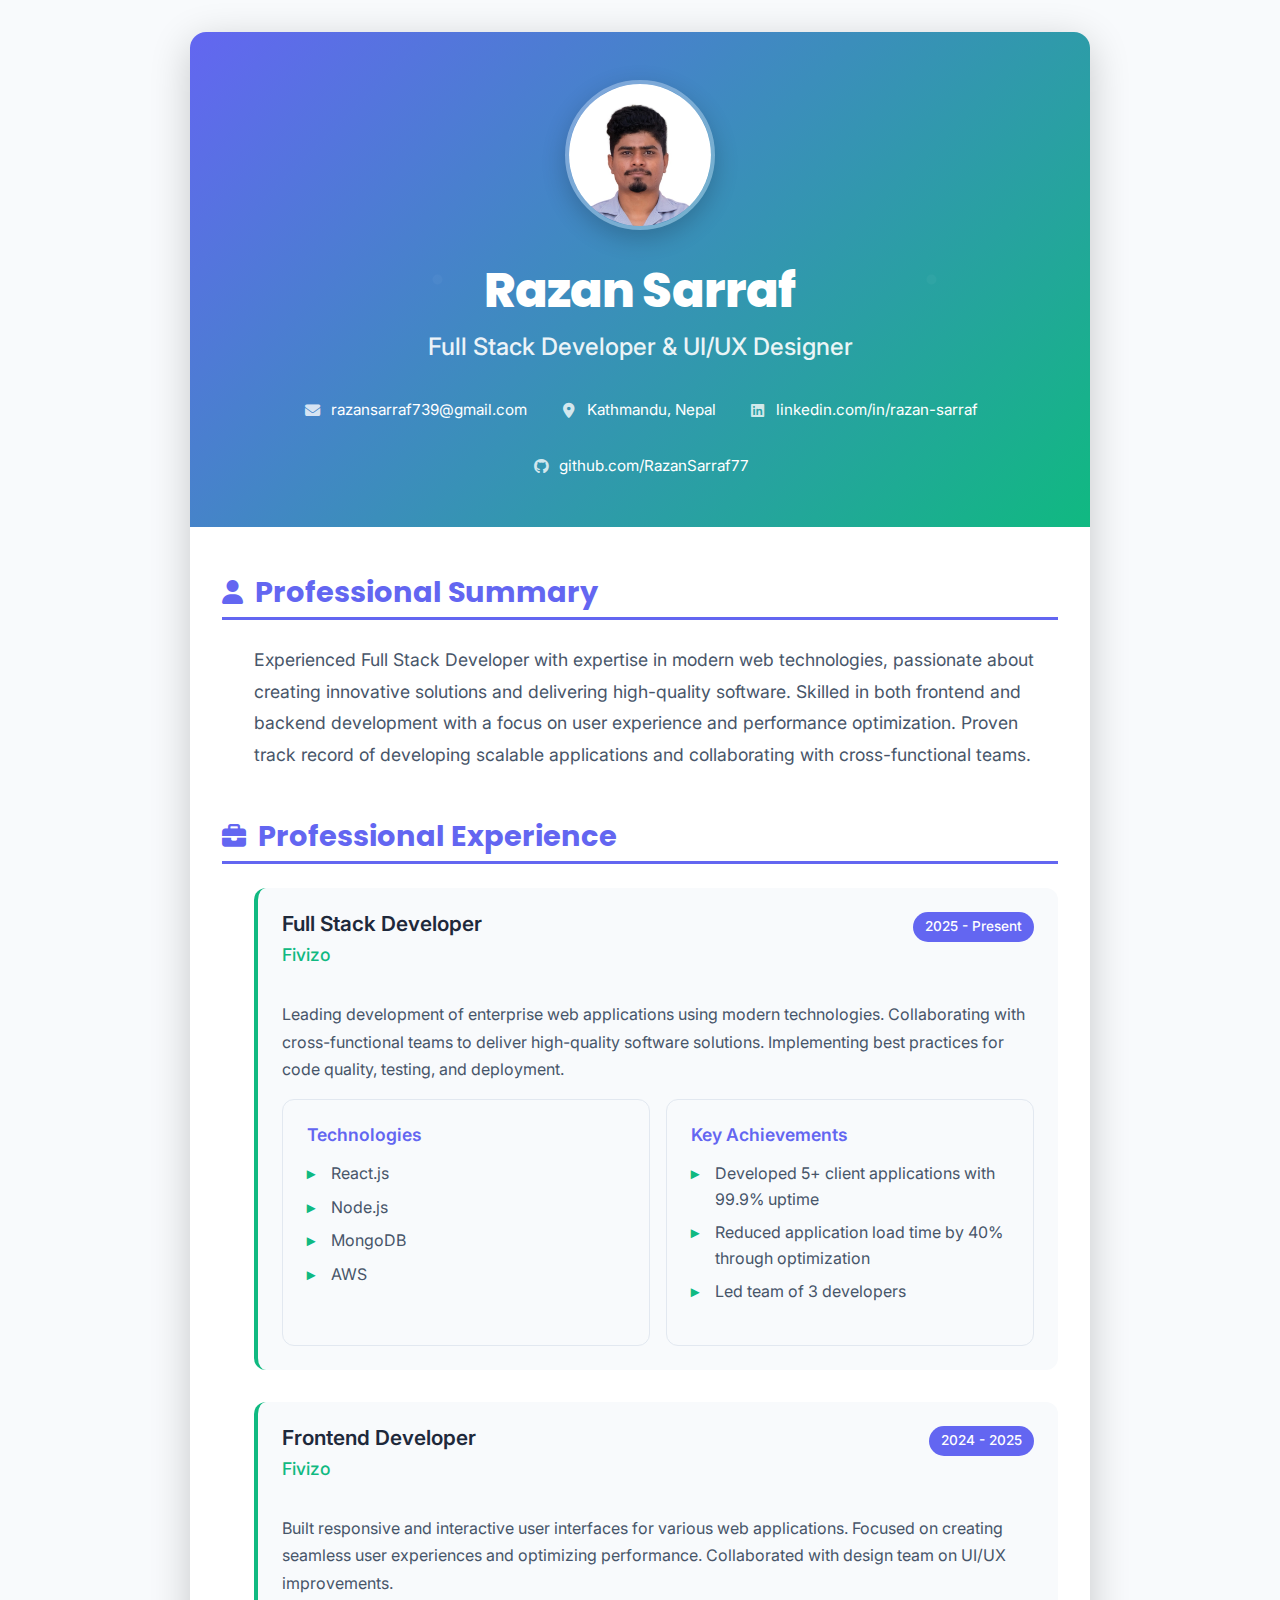
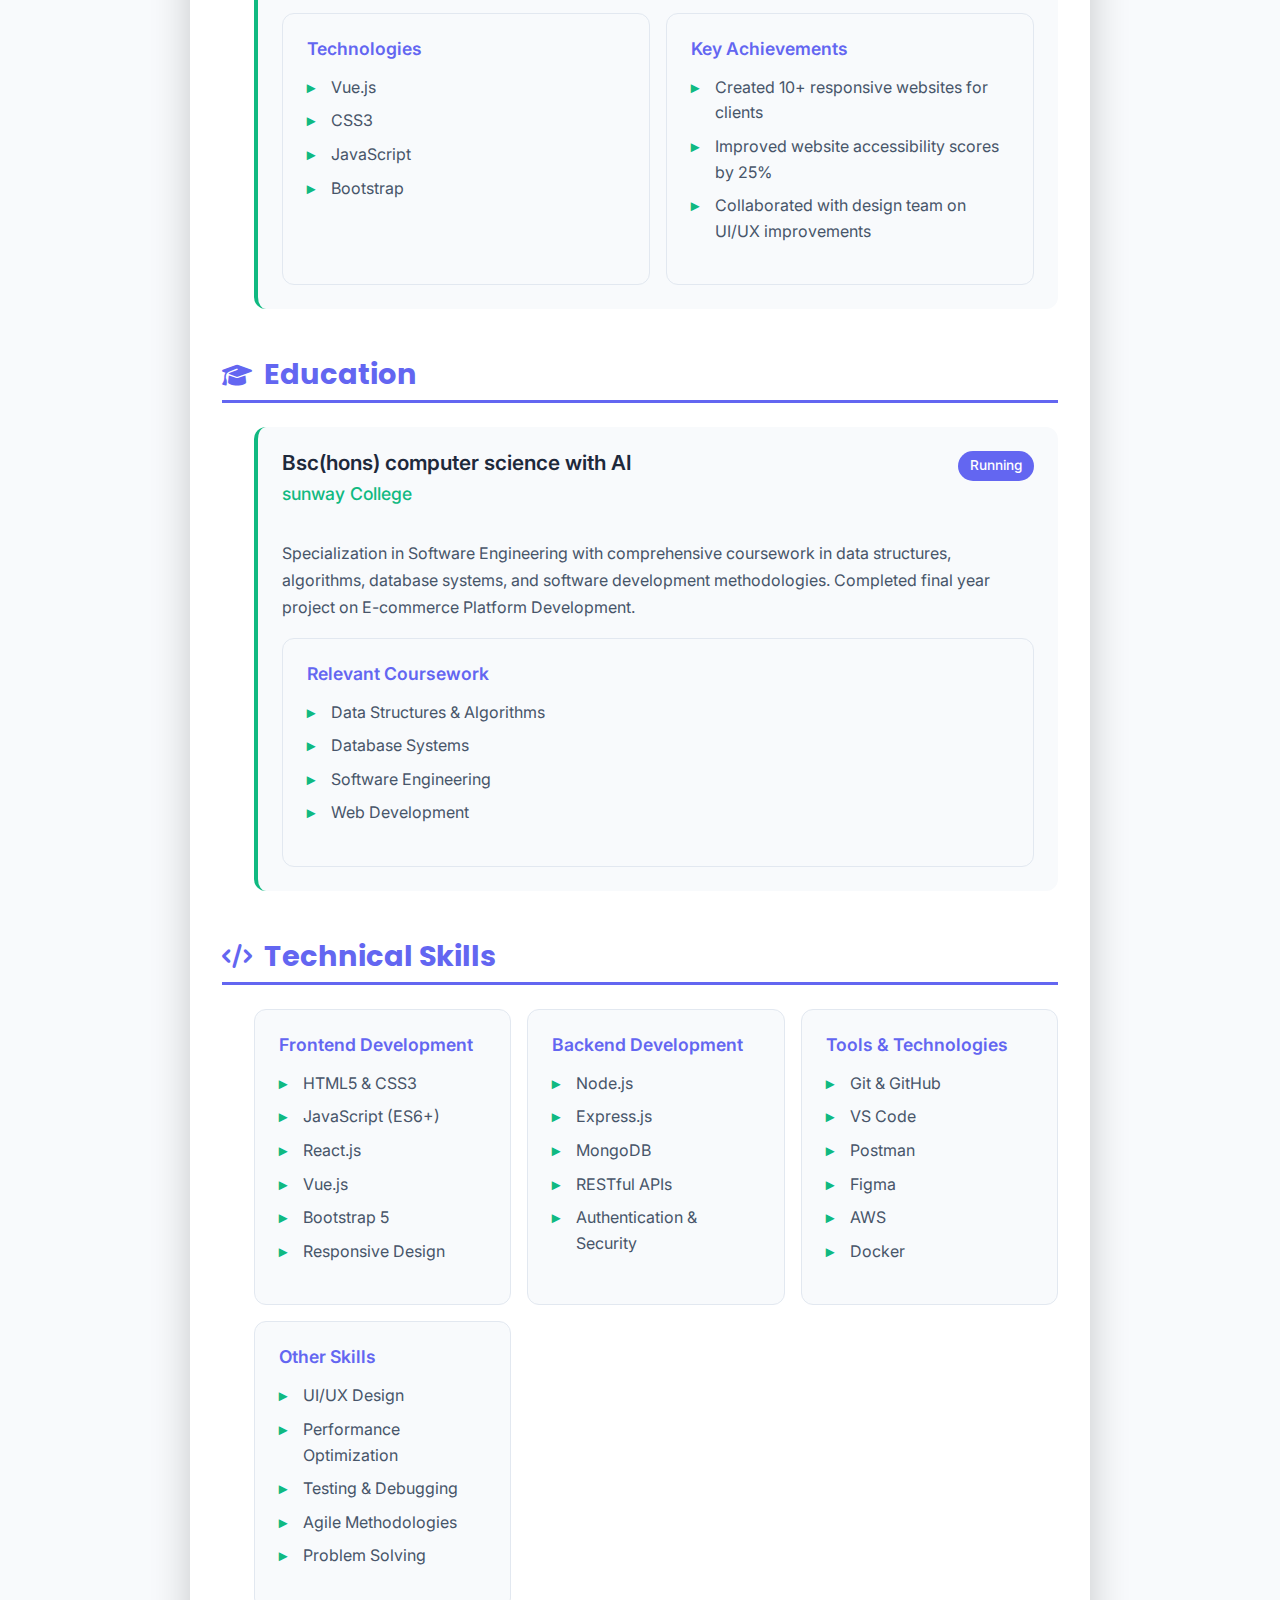
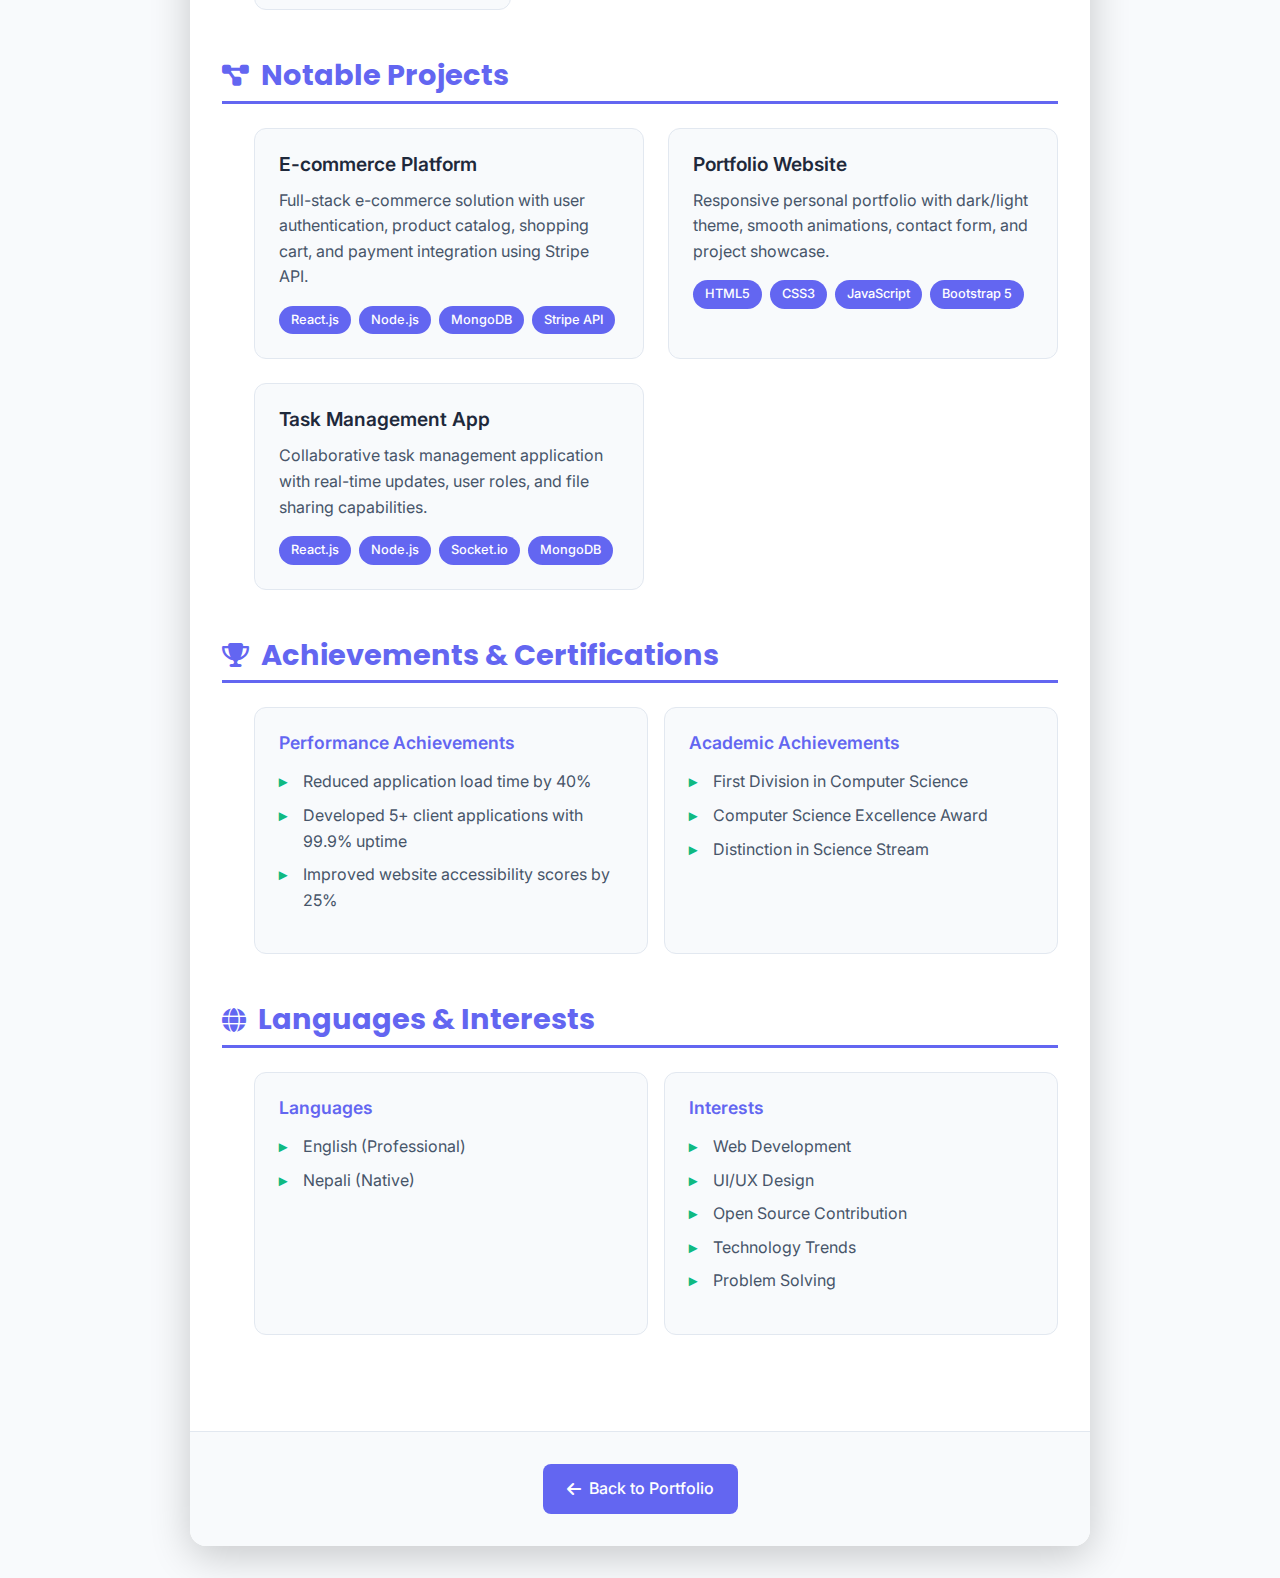
<file: cv.html>
<!DOCTYPE html>
<html lang="en">
<head>
    <meta charset="UTF-8">
    <meta name="viewport" content="width=device-width, initial-scale=1.0">
    <title>Razan Sarraf - Professional CV</title>
    <link href="https://cdn.jsdelivr.net/npm/bootstrap@5.3.0/dist/css/bootstrap.min.css" rel="stylesheet">
    <link href="https://cdnjs.cloudflare.com/ajax/libs/font-awesome/6.4.0/css/all.min.css" rel="stylesheet">
    <link href="https://fonts.googleapis.com/css2?family=Inter:wght@300;400;500;600;700;800&family=Poppins:wght@300;400;500;600;700;800&display=swap" rel="stylesheet">
    <style>
        :root {
            --primary-color: #6366f1;
            --secondary-color: #10b981;
            --accent-color: #f59e0b;
            --text-primary: #1e293b;
            --text-secondary: #475569;
            --text-muted: #64748b;
            --bg-primary: #ffffff;
            --bg-secondary: #f8fafc;
            --border-color: #e2e8f0;
            --shadow-light: 0 2px 10px rgba(0, 0, 0, 0.1);
            --shadow-medium: 0 4px 20px rgba(0, 0, 0, 0.15);
            --shadow-heavy: 0 10px 40px rgba(0, 0, 0, 0.2);
            --transition-normal: 0.3s ease;
            --font-primary: 'Inter', sans-serif;
            --font-secondary: 'Poppins', sans-serif;
        }

        * {
            margin: 0;
            padding: 0;
            box-sizing: border-box;
        }

        body {
            font-family: var(--font-primary);
            line-height: 1.6;
            color: var(--text-primary);
            background: var(--bg-secondary);
        }

        .cv-container {
            max-width: 900px;
            margin: 2rem auto;
            background: var(--bg-primary);
            box-shadow: var(--shadow-heavy);
            border-radius: 16px;
            overflow: hidden;
        }

        .cv-header {
            background: linear-gradient(135deg, var(--primary-color), var(--secondary-color));
            color: white;
            padding: 3rem 2rem;
            text-align: center;
            position: relative;
            overflow: hidden;
        }

        .cv-profile-photo {
            width: 150px;
            height: 150px;
            border-radius: 50%;
            border: 4px solid rgba(255, 255, 255, 0.3);
            object-fit: cover;
            margin: 0 auto 2rem;
            display: block;
            box-shadow: 0 8px 25px rgba(0, 0, 0, 0.2);
            transition: all var(--transition-normal);
        }

        .cv-profile-photo:hover {
            transform: scale(1.05);
            border-color: rgba(255, 255, 255, 0.5);
            box-shadow: 0 12px 35px rgba(0, 0, 0, 0.3);
        }

        .cv-header::before {
            content: '';
            position: absolute;
            top: 0;
            left: 0;
            right: 0;
            bottom: 0;
            background: url('data:image/svg+xml,<svg xmlns="http://www.w3.org/2000/svg" viewBox="0 0 100 100"><defs><pattern id="grain" width="100" height="100" patternUnits="userSpaceOnUse"><circle cx="50" cy="50" r="1" fill="white" opacity="0.1"/></pattern></defs><rect width="100" height="100" fill="url(%23grain)"/></svg>');
            opacity: 0.3;
        }

        .cv-header-content {
            position: relative;
            z-index: 2;
        }

        .cv-name {
            font-family: var(--font-secondary);
            font-size: 3rem;
            font-weight: 800;
            margin-bottom: 0.5rem;
            letter-spacing: -0.02em;
        }

        .cv-title {
            font-size: 1.5rem;
            font-weight: 500;
            margin-bottom: 1.5rem;
            opacity: 0.9;
        }

        .cv-contact {
            display: flex;
            justify-content: center;
            gap: 2rem;
            flex-wrap: wrap;
            margin-top: 2rem;
        }

        .contact-item {
            display: flex;
            align-items: center;
            gap: 0.5rem;
            font-size: 0.95rem;
        }

        .contact-item i {
            width: 20px;
            color: rgba(255, 255, 255, 0.8);
        }

        .cv-body {
            padding: 3rem 2rem;
        }

        .section {
            margin-bottom: 3rem;
        }

        .section-title {
            font-family: var(--font-secondary);
            font-size: 1.8rem;
            font-weight: 700;
            color: var(--primary-color);
            margin-bottom: 1.5rem;
            display: flex;
            align-items: center;
            gap: 0.75rem;
            padding-bottom: 0.5rem;
            border-bottom: 3px solid var(--primary-color);
        }

        .section-title i {
            font-size: 1.5rem;
        }

        .section-content {
            padding-left: 2rem;
        }

        .experience-item, .education-item {
            margin-bottom: 2rem;
            padding: 1.5rem;
            background: var(--bg-secondary);
            border-radius: 12px;
            border-left: 4px solid var(--secondary-color);
            transition: all var(--transition-normal);
        }

        .experience-item:hover, .education-item:hover {
            transform: translateY(-2px);
            box-shadow: var(--shadow-medium);
        }

        .item-header {
            display: flex;
            justify-content: space-between;
            align-items: flex-start;
            margin-bottom: 1rem;
        }

        .item-title {
            font-size: 1.3rem;
            font-weight: 600;
            color: var(--text-primary);
            margin-bottom: 0.25rem;
        }

        .item-company, .item-institution {
            font-size: 1.1rem;
            color: var(--secondary-color);
            font-weight: 500;
        }

        .item-duration {
            background: var(--primary-color);
            color: white;
            padding: 0.25rem 0.75rem;
            border-radius: 20px;
            font-size: 0.85rem;
            font-weight: 500;
        }

        .item-description {
            color: var(--text-secondary);
            margin-bottom: 1rem;
            line-height: 1.7;
        }

        .skills-grid {
            display: grid;
            grid-template-columns: repeat(auto-fit, minmax(200px, 1fr));
            gap: 1rem;
            margin-top: 1rem;
        }

        .skill-category {
            background: var(--bg-secondary);
            padding: 1.5rem;
            border-radius: 12px;
            border: 1px solid var(--border-color);
        }

        .skill-category h4 {
            color: var(--primary-color);
            margin-bottom: 1rem;
            font-size: 1.1rem;
            font-weight: 600;
        }

        .skill-list {
            list-style: none;
            padding: 0;
        }

        .skill-list li {
            color: var(--text-secondary);
            margin-bottom: 0.5rem;
            padding-left: 1.5rem;
            position: relative;
        }

        .skill-list li::before {
            content: '▸';
            position: absolute;
            left: 0;
            color: var(--secondary-color);
            font-weight: bold;
        }

        .projects-grid {
            display: grid;
            grid-template-columns: repeat(auto-fit, minmax(300px, 1fr));
            gap: 1.5rem;
            margin-top: 1rem;
        }

        .project-card {
            background: var(--bg-secondary);
            padding: 1.5rem;
            border-radius: 12px;
            border: 1px solid var(--border-color);
            transition: all var(--transition-normal);
        }

        .project-card:hover {
            transform: translateY(-3px);
            box-shadow: var(--shadow-medium);
            border-color: var(--primary-color);
        }

        .project-title {
            font-size: 1.2rem;
            font-weight: 600;
            color: var(--text-primary);
            margin-bottom: 0.75rem;
        }

        .project-description {
            color: var(--text-secondary);
            margin-bottom: 1rem;
            line-height: 1.6;
        }

        .project-tech {
            display: flex;
            flex-wrap: wrap;
            gap: 0.5rem;
        }

        .tech-tag {
            background: var(--primary-color);
            color: white;
            padding: 0.25rem 0.75rem;
            border-radius: 15px;
            font-size: 0.8rem;
            font-weight: 500;
        }

        .cv-footer {
            background: var(--bg-secondary);
            padding: 2rem;
            text-align: center;
            border-top: 1px solid var(--border-color);
        }

        .back-to-portfolio {
            display: inline-flex;
            align-items: center;
            gap: 0.5rem;
            background: var(--primary-color);
            color: white;
            padding: 0.75rem 1.5rem;
            border-radius: 8px;
            text-decoration: none;
            font-weight: 500;
            transition: all var(--transition-normal);
        }

        .back-to-portfolio:hover {
            background: var(--secondary-color);
            color: white;
            transform: translateY(-2px);
            box-shadow: var(--shadow-medium);
        }

        @media print {
            .cv-container {
                margin: 0;
                box-shadow: none;
                border-radius: 0;
            }
            
            .back-to-portfolio {
                display: none;
            }
        }

        @media (max-width: 768px) {
            .cv-container {
                margin: 1rem;
                border-radius: 8px;
            }
            
            .cv-header {
                padding: 2rem 1rem;
            }
            
            .cv-body {
                padding: 2rem 1rem;
            }
            
            .cv-name {
                font-size: 2.5rem;
            }
            
            .cv-profile-photo {
                width: 120px;
                height: 120px;
                margin-bottom: 1.5rem;
            }
            
            .cv-contact {
                flex-direction: column;
                gap: 1rem;
            }
            
            .section-content {
                padding-left: 1rem;
            }
        }
    </style>
</head>
<body>
    <div class="cv-container">
        <!-- CV Header -->
        <div class="cv-header">
            <div class="cv-header-content">
                <img src="images/profile.jpg" alt="Razan Sarraf" class="cv-profile-photo">
                <h1 class="cv-name">Razan Sarraf</h1>
                <p class="cv-title">Full Stack Developer & UI/UX Designer</p>
                
                <div class="cv-contact">
                    <div class="contact-item">
                        <i class="fas fa-envelope"></i>
                        <span>razansarraf739@gmail.com</span>
                    </div>
                    <div class="contact-item">
                        <i class="fas fa-map-marker-alt"></i>
                        <span>Kathmandu, Nepal</span>
                    </div>
                    <div class="contact-item">
                        <i class="fab fa-linkedin"></i>
                        <span>linkedin.com/in/razan-sarraf</span>
                    </div>
                    <div class="contact-item">
                        <i class="fab fa-github"></i>
                        <span>github.com/RazanSarraf77</span>
                    </div>
                </div>
            </div>
        </div>

        <!-- CV Body -->
        <div class="cv-body">
            <!-- Professional Summary -->
            <div class="section">
                <h2 class="section-title">
                    <i class="fas fa-user"></i>
                    Professional Summary
                </h2>
                <div class="section-content">
                    <p style="font-size: 1.1rem; color: var(--text-secondary); line-height: 1.8;">
                        Experienced Full Stack Developer with expertise in modern web technologies, 
                        passionate about creating innovative solutions and delivering high-quality software. 
                        Skilled in both frontend and backend development with a focus on user experience 
                        and performance optimization. Proven track record of developing scalable applications 
                        and collaborating with cross-functional teams.
                    </p>
                </div>
            </div>

            <!-- Professional Experience -->
            <div class="section">
                <h2 class="section-title">
                    <i class="fas fa-briefcase"></i>
                    Professional Experience
                </h2>
                <div class="section-content">
                    <div class="experience-item">
                        <div class="item-header">
                            <div>
                                <h3 class="item-title">Full Stack Developer</h3>
                                <p class="item-company">Fivizo</p>
                            </div>
                            <span class="item-duration">2025 - Present</span>
                        </div>
                        <p class="item-description">
                            Leading development of enterprise web applications using modern technologies. 
                            Collaborating with cross-functional teams to deliver high-quality software solutions. 
                            Implementing best practices for code quality, testing, and deployment.
                        </p>
                        <div class="skills-grid">
                            <div class="skill-category">
                                <h4>Technologies</h4>
                                <ul class="skill-list">
                                    <li>React.js</li>
                                    <li>Node.js</li>
                                    <li>MongoDB</li>
                                    <li>AWS</li>
                                </ul>
                            </div>
                            <div class="skill-category">
                                <h4>Key Achievements</h4>
                                <ul class="skill-list">
                                    <li>Developed 5+ client applications with 99.9% uptime</li>
                                    <li>Reduced application load time by 40% through optimization</li>
                                    <li>Led team of 3 developers</li>
                                </ul>
                            </div>
                        </div>
                    </div>

                    <div class="experience-item">
                        <div class="item-header">
                            <div>
                                <h3 class="item-title">Frontend Developer</h3>
                                <p class="item-company">Fivizo</p>
                            </div>
                            <span class="item-duration">2024 - 2025</span>
                        </div>
                        <p class="item-description">
                            Built responsive and interactive user interfaces for various web applications. 
                            Focused on creating seamless user experiences and optimizing performance. 
                            Collaborated with design team on UI/UX improvements.
                        </p>
                        <div class="skills-grid">
                            <div class="skill-category">
                                <h4>Technologies</h4>
                                <ul class="skill-list">
                                    <li>Vue.js</li>
                                    <li>CSS3</li>
                                    <li>JavaScript</li>
                                    <li>Bootstrap</li>
                                </ul>
                            </div>
                            <div class="skill-category">
                                <h4>Key Achievements</h4>
                                <ul class="skill-list">
                                    <li>Created 10+ responsive websites for clients</li>
                                    <li>Improved website accessibility scores by 25%</li>
                                    <li>Collaborated with design team on UI/UX improvements</li>
                                </ul>
                            </div>
                        </div>
                    </div>
                </div>
            </div>

            <!-- Education -->
            <div class="section">
                <h2 class="section-title">
                    <i class="fas fa-graduation-cap"></i>
                    Education
                </h2>
                <div class="section-content">
                    <div class="education-item">
                        <div class="item-header">
                            <div>
                                <h3 class="item-title">Bsc(hons) computer science with AI</h3>
                                <p class="item-institution">sunway College</p>
                            </div>
                            <span class="item-duration">Running</span>
                        </div>
                        <p class="item-description">
                            Specialization in Software Engineering with comprehensive coursework in data structures, 
                            algorithms, database systems, and software development methodologies. 
                            Completed final year project on E-commerce Platform Development.
                        </p>
                        <div class="skills-grid">
                            <div class="skill-category">
                                <h4>Relevant Coursework</h4>
                                <ul class="skill-list">
                                    <li>Data Structures & Algorithms</li>
                                    <li>Database Systems</li>
                                    <li>Software Engineering</li>
                                    <li>Web Development</li>
                                </ul>
                            </div>
                        </div>
                    </div>
                </div>
            </div>

            <!-- Technical Skills -->
            <div class="section">
                <h2 class="section-title">
                    <i class="fas fa-code"></i>
                    Technical Skills
                </h2>
                <div class="section-content">
                    <div class="skills-grid">
                        <div class="skill-category">
                            <h4>Frontend Development</h4>
                            <ul class="skill-list">
                                <li>HTML5 & CSS3</li>
                                <li>JavaScript (ES6+)</li>
                                <li>React.js</li>
                                <li>Vue.js</li>
                                <li>Bootstrap 5</li>
                                <li>Responsive Design</li>
                            </ul>
                        </div>
                        <div class="skill-category">
                            <h4>Backend Development</h4>
                            <ul class="skill-list">
                                <li>Node.js</li>
                                <li>Express.js</li>
                                <li>MongoDB</li>
                                <li>RESTful APIs</li>
                                <li>Authentication & Security</li>
                            </ul>
                        </div>
                        <div class="skill-category">
                            <h4>Tools & Technologies</h4>
                            <ul class="skill-list">
                                <li>Git & GitHub</li>
                                <li>VS Code</li>
                                <li>Postman</li>
                                <li>Figma</li>
                                <li>AWS</li>
                                <li>Docker</li>
                            </ul>
                        </div>
                        <div class="skill-category">
                            <h4>Other Skills</h4>
                            <ul class="skill-list">
                                <li>UI/UX Design</li>
                                <li>Performance Optimization</li>
                                <li>Testing & Debugging</li>
                                <li>Agile Methodologies</li>
                                <li>Problem Solving</li>
                            </ul>
                        </div>
                    </div>
                </div>
            </div>

            <!-- Projects -->
            <div class="section">
                <h2 class="section-title">
                    <i class="fas fa-project-diagram"></i>
                    Notable Projects
                </h2>
                <div class="section-content">
                    <div class="projects-grid">
                        <div class="project-card">
                            <h3 class="project-title">E-commerce Platform</h3>
                            <p class="project-description">
                                Full-stack e-commerce solution with user authentication, product catalog, 
                                shopping cart, and payment integration using Stripe API.
                            </p>
                            <div class="project-tech">
                                <span class="tech-tag">React.js</span>
                                <span class="tech-tag">Node.js</span>
                                <span class="tech-tag">MongoDB</span>
                                <span class="tech-tag">Stripe API</span>
                            </div>
                        </div>

                        <div class="project-card">
                            <h3 class="project-title">Portfolio Website</h3>
                            <p class="project-description">
                                Responsive personal portfolio with dark/light theme, smooth animations, 
                                contact form, and project showcase.
                            </p>
                            <div class="project-tech">
                                <span class="tech-tag">HTML5</span>
                                <span class="tech-tag">CSS3</span>
                                <span class="tech-tag">JavaScript</span>
                                <span class="tech-tag">Bootstrap 5</span>
                            </div>
                        </div>

                        <div class="project-card">
                            <h3 class="project-title">Task Management App</h3>
                            <p class="project-description">
                                Collaborative task management application with real-time updates, 
                                user roles, and file sharing capabilities.
                            </p>
                            <div class="project-tech">
                                <span class="tech-tag">React.js</span>
                                <span class="tech-tag">Node.js</span>
                                <span class="tech-tag">Socket.io</span>
                                <span class="tech-tag">MongoDB</span>
                            </div>
                        </div>
                    </div>
                </div>
            </div>

            <!-- Achievements -->
            <div class="section">
                <h2 class="section-title">
                    <i class="fas fa-trophy"></i>
                    Achievements & Certifications
                </h2>
                <div class="section-content">
                    <div class="skills-grid">
                        <div class="skill-category">
                            <h4>Performance Achievements</h4>
                            <ul class="skill-list">
                                <li>Reduced application load time by 40%</li>
                                <li>Developed 5+ client applications with 99.9% uptime</li>
                                <li>Improved website accessibility scores by 25%</li>
                            </ul>
                        </div>
                        <div class="skill-category">
                            <h4>Academic Achievements</h4>
                            <ul class="skill-list">
                                <li>First Division in Computer Science</li>
                                <li>Computer Science Excellence Award</li>
                                <li>Distinction in Science Stream</li>
                            </ul>
                        </div>
                    </div>
                </div>
            </div>

            <!-- Languages & Interests -->
            <div class="section">
                <h2 class="section-title">
                    <i class="fas fa-globe"></i>
                    Languages & Interests
                </h2>
                <div class="section-content">
                    <div class="skills-grid">
                        <div class="skill-category">
                            <h4>Languages</h4>
                            <ul class="skill-list">
                                <li>English (Professional)</li>
                                <li>Nepali (Native)</li>
                            </ul>
                        </div>
                        <div class="skill-category">
                            <h4>Interests</h4>
                            <ul class="skill-list">
                                <li>Web Development</li>
                                <li>UI/UX Design</li>
                                <li>Open Source Contribution</li>
                                <li>Technology Trends</li>
                                <li>Problem Solving</li>
                            </ul>
                        </div>
                    </div>
                </div>
            </div>
        </div>

        <!-- CV Footer -->
        <div class="cv-footer">
            <a href="index.html" class="back-to-portfolio">
                <i class="fas fa-arrow-left"></i>
                Back to Portfolio
            </a>
        </div>
    </div>

    <script src="https://cdn.jsdelivr.net/npm/bootstrap@5.3.0/dist/js/bootstrap.bundle.min.js"></script>
</body>
</html>
</file>
